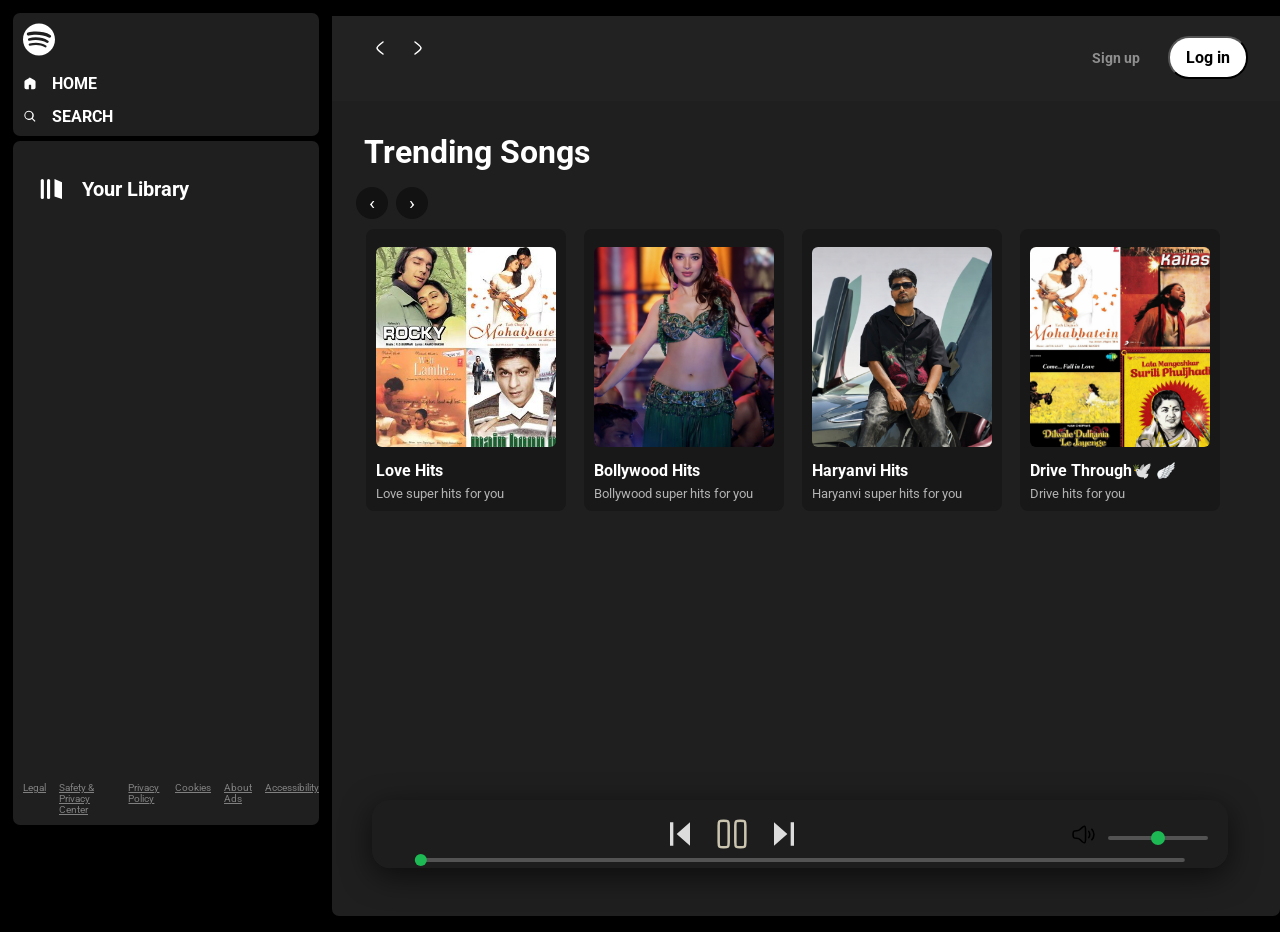
<file: index.html>
<!doctype html>
<html lang="en">

<head>
  <link rel="icon" href="https://open.spotifycdn.com/cdn/images/favicon32.b64ecc03.png" />

  <meta charset="UTF-8" />
  <meta name="viewport" content="width=device-width, initial-scale=1.0" />
  <title>Spotify Clone</title>

  <link rel="stylesheet" href="style.css" />
  <link rel="stylesheet" href="utility.css" />
</head>

<body>
  <div class="container flex bg-black">
    <div class="left">
      <div class="cross">
        <img widht="30" src="cross.svg" alt="">
      </div>
      <div class="home bg-grey rounded m-1 p-1">
        <div class="logo">
          <img class="invert" src="logo.svg" alt="logo" />
        </div>
        <ul>
          <li><img class="invert" src="home.svg" alt="home" />HOME</li>
          <li><img class="invert" src="search.svg" alt="search" />SEARCH</li>
        </ul>
      </div>

      <div class="library bg-grey rounded m-1 p-1">
        <div class="heading">
          <img src="playlist.svg" alt="playlist" />
          <h2>Your Library</h2>
        </div>
        <div class="songList">

          <ul>

          </ul>
        </div>

        <div class="footer">
          <div>
            <a href="https://www.spotify.com/in-en/legal/">Legal</a>
          </div>

          <div>
            <a href="https://www.spotify.com/in-en/safetyandprivacy/">
              Safety & Privacy Center
            </a>
          </div>

          <div>
            <a href="https://www.spotify.com/in-en/legal/privacy-policy/">
              Privacy Policy
            </a>
          </div>

          <div>
            <a href="https://www.spotify.com/in-en/legal/cookies-policy/">
              Cookies
            </a>
          </div>

          <div>
            <a href="https://www.spotify.com/in-en/legal/privacy-policy/#s3">
              About Ads
            </a>
          </div>

          <div>
            <a href="https://www.spotify.com/in-en/accessibility/">
              Accessibility
            </a>
          </div>
        </div>
      </div>
    </div>

    <div class="right bg-grey rounded">
      <div class="header">
        <div class="nav">
          <div class="hamburgericon">
            <img class="hamburger" width="30" src="hamburger.svg" alt="">
            <svg xmlns="http://www.w3.org/2000/svg" viewBox="0 0 24 24" width="24" height="24" color="currentColor"
              fill="none" stroke="currentColor" stroke-width="1.5" stroke-linecap="round" stroke-linejoin="round">
              <path d="M15 6C15 6 9.00001 10.4189 9 12C8.99999 13.5812 15 18 15 18" />
            </svg>

            <svg xmlns="http://www.w3.org/2000/svg" viewBox="0 0 24 24" width="24" height="24" color="currentColor"
              fill="none" stroke="currentColor" stroke-width="1.5" stroke-linecap="round" stroke-linejoin="round">
              <path d="M9.00005 6C9.00005 6 15 10.4189 15 12C15 13.5812 9 18 9 18" />
            </svg>
          </div>
        </div>

        <div class="buttons">
          <button class="signupbtn">Sign up</button>
          <button class="loginbtn">Log in</button>
        </div>
      </div>

      <div class="TrendingSongs">
        <h1>Trending Songs</h1>
        <div style="margin-bottom:10px">


          <div class="scrollBtns">
            <button onclick="scrollCardsLeft()">‹</button>
            <button onclick="scrollCardsRight()">›</button>
          </div>

          <div class="cardContainer">

            <!-- CARD 1  -->
            <div data-folder="LoveHits" class="card">

              <div class="play">
                <svg xmlns="http://www.w3.org/2000/svg" viewBox="0 0 24 24" width="30" height="30" fill="black">
                  <path
                    d="M18.8906 12.846C18.5371 14.189 16.8667 15.138 13.5257 17.0361C10.296 18.8709 8.6812 19.7884 7.37983 19.4196C6.8418 19.2671 6.35159 18.9776 5.95624 18.5787C5 17.6139 5 15.7426 5 12C5 8.2574 5 6.3861 5.95624 5.42132C6.35159 5.02245 6.8418 4.73288 7.37983 4.58042C8.6812 4.21165 10.296 5.12907 13.5257 6.96393C16.8667 8.86197 18.5371 9.811 18.8906 11.154C19.0365 11.7084 19.0365 12.2916 18.8906 12.846Z" />
                </svg>
              </div>

              <img src="img/love.jpeg" alt="Love Hits">
              <h2>Love Hits</h2>
              <p>Love super hits for you</p>

            </div>

            <!-- CARD 2  -->
            <div data-folder="BollywoodHits" class="card">

              <div class="play">
                <svg xmlns="http://www.w3.org/2000/svg" viewBox="0 0 24 24" width="30" height="30" fill="black">
                  <path
                    d="M18.8906 12.846C18.5371 14.189 16.8667 15.138 13.5257 17.0361C10.296 18.8709 8.6812 19.7884 7.37983 19.4196C6.8418 19.2671 6.35159 18.9776 5.95624 18.5787C5 17.6139 5 15.7426 5 12C5 8.2574 5 6.3861 5.95624 5.42132C6.35159 5.02245 6.8418 4.73288 7.37983 4.58042C8.6812 4.21165 10.296 5.12907 13.5257 6.96393C16.8667 8.86197 18.5371 9.811 18.8906 11.154C19.0365 11.7084 19.0365 12.2916 18.8906 12.846Z" />
                </svg>
              </div>

              <img src="img/bollywood.png" alt="Bollywood Hits">
              <h2>Bollywood Hits</h2>
              <p>Bollywood super hits for you</p>

            </div>

            <!-- CARD 3  -->
            <div class="card" data-folder="HaryanviHits">
              <img src="img/haryana.png" alt="Haryanvi Hits">

              <div class="play">
                <svg xmlns="http://www.w3.org/2000/svg" viewBox="0 0 24 24" width="24" height="24" color="#000000"
                  fill="none">
                  <path
                    d="M18.8906 12.846C18.5371 14.189 16.8667 15.138 13.5257 17.0361C10.296 18.8709 8.6812 19.7884 7.37983 19.4196C6.8418 19.2671 6.35159 18.9776 5.95624 18.5787C5 17.6139 5 15.7426 5 12C5 8.2574 5 6.3861 5.95624 5.42129C6.35159 5.02235 6.8418 4.73285 7.37983 4.58042C8.6812 4.21165 10.296 5.12907 13.5257 6.96393C16.8667 8.86197 18.5371 9.81099 18.8906 11.154C19.0365 11.7084 19.0365 12.2916 18.8906 12.846Z"
                    stroke="currentColor" fill="#000" stroke-width="1.5" stroke-linejoin="round" />
                </svg>
              </div>

              <h2>Haryanvi Hits</h2>
              <p>Haryanvi super hits for you</p>
            </div>

            <!-- CARD 4  -->
            <div class="card" data-folder="DriveThrough">
              <img src="img/drive.png" alt="Drive Through">

              <div class="play">
                <svg xmlns="http://www.w3.org/2000/svg" viewBox="0 0 24 24" width="24" height="24" color="#000000"
                  fill="none">
                  <path
                    d="M18.8906 12.846C18.5371 14.189 16.8667 15.138 13.5257 17.0361C10.296 18.8709 8.6812 19.7884 7.37983 19.4196C6.8418 19.2671 6.35159 18.9776 5.95624 18.5787C5 17.6139 5 15.7426 5 12C5 8.2574 5 6.3861 5.95624 5.42129C6.35159 5.02235 6.8418 4.73285 7.37983 4.58042C8.6812 4.21165 10.296 5.12907 13.5257 6.96393C16.8667 8.86197 18.5371 9.81099 18.8906 11.154C19.0365 11.7084 19.0365 12.2916 18.8906 12.846Z"
                    stroke="currentColor" fill="#000" stroke-width="1.5" stroke-linejoin="round" />
                </svg>
              </div>

              <h2>Drive Through🕊️ 🪽</h2>
              <p>Drive hits for you</p>
            </div>
            <div class="playbar">
              <div class="playbarInner">

                <div class="abovebar">
                  <div class="songinfo"></div>

                  <div class="songbtn">
                    <img width="40" id="previous" src="previous.svg">
                    <img width="40" id="play" src="pause.svg">
                    <img width="40" id="forward" src="forward.svg">
                  </div>

                  <div class="timevol">

                    <div class="songtime"></div>

                    <div class="volume">
                      <img width="25" src="volume.svg" alt="">
                      <div class="range">
                        <input type="range" name="volume" id="">
                      </div>
                    </div>
                  </div>

                </div>

                <div class="seekbar">
                  <div class="circle"></div>
                </div>
              </div>
            </div>


          </div>
        </div>
      </div>
      <script src="arrows.js"></script>
      <script src="script.js"></script>
</body>

</html>
</file>
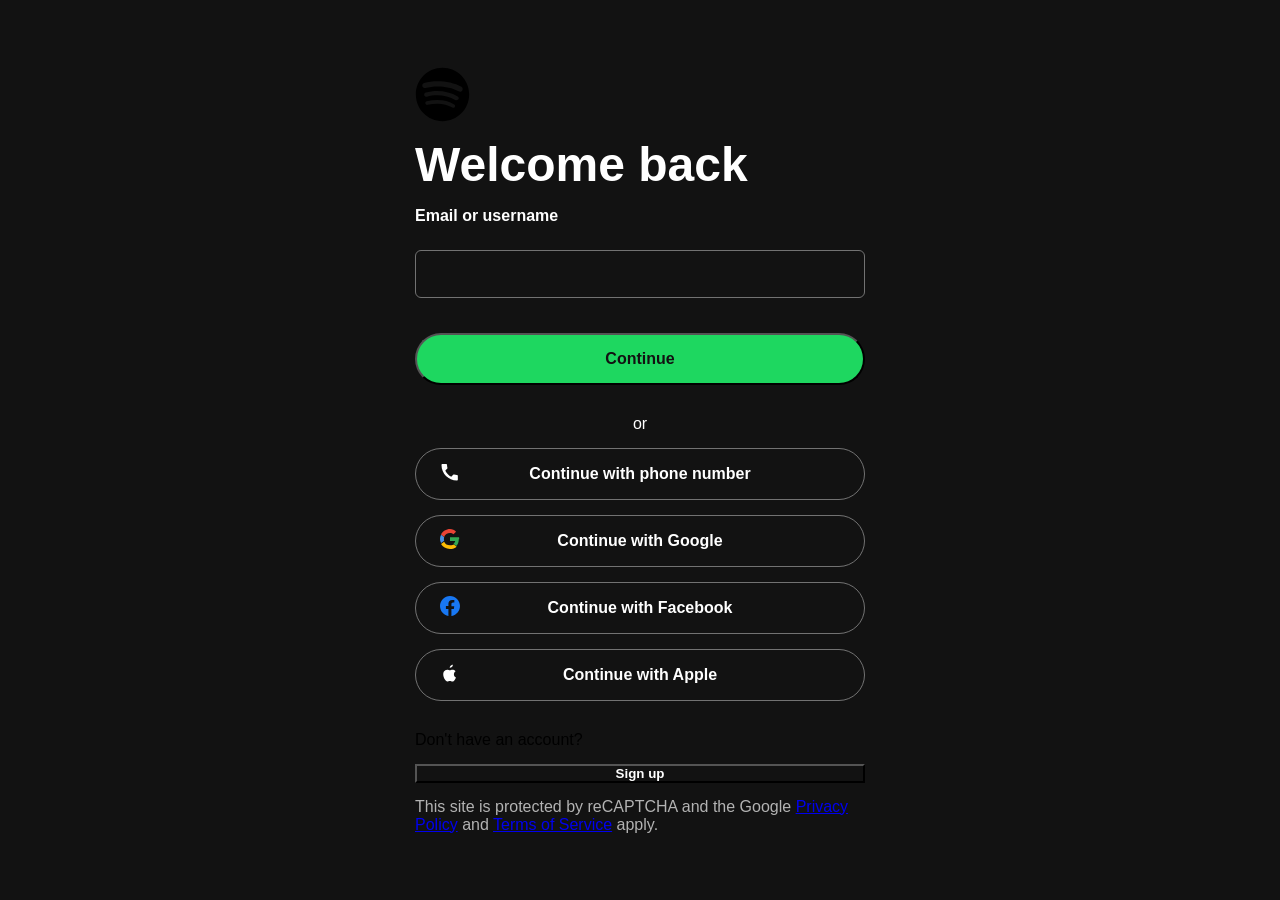
<file: login.html>
<!DOCTYPE html>
<html lang="en">

<head>
    <meta charset="UTF-8">
    <meta name="viewport" content="width=device-width, initial-scale=1.0">
    <title>Spotify</title>
    <link rel="stylesheet" href="login.css">
</head>

<body>
    <div class="container">
        
            <img class="logo" src="logo.svg" alt="">

        <h1>Welcome back</h1>
        <label>Email or username</label>
        <input type="text">
        <button class="continueBtn">Continue</button>
        <div class="or">or</div>
        <div class="social-buttons">

            <button class="social-btn">
                <span class="icon">
                    <svg width="20" height="20" fill="white" viewBox="0 0 24 24">
                        <path
                            d="M6.6 10.8c1.5 3 3.9 5.4 6.9 6.9l2.3-2.3c.3-.3.8-.4 1.2-.3 1 .3 2.1.5 3.2.5.7 0 1.2.5 1.2 1.2V21c0 .7-.5 1.2-1.2 1.2C10.1 22.2 1.8 13.9 1.8 3.6 1.8 2.9 2.3 2.4 3 2.4h4.2c.7 0 1.2.5 1.2 1.2 0 1.1.2 2.2.5 3.2.1.4 0 .9-.3 1.2l-2 2z" />
                    </svg>
                </span>
                Continue with phone number
            </button>

            <button class="social-btn">
                <span class="icon">
                    <svg width="20" height="20" viewBox="0 0 48 48">
                        <path fill="#EA4335"
                            d="M24 9.5c3.2 0 6.1 1.1 8.3 3.2l6.2-6.2C34.9 2.5 29.8 0 24 0 14.6 0 6.4 5.4 2.5 13.3l7.4 5.7C12.1 13 17.6 9.5 24 9.5z" />
                        <path fill="#34A853"
                            d="M46.1 24.5c0-1.5-.1-3-.4-4.5H24v9h12.5c-.5 2.7-2 5-4.2 6.5l6.6 5.1c3.9-3.6 6.2-8.9 6.2-16.1z" />
                        <path fill="#4A90E2"
                            d="M10 28c-1-2.7-1-5.7 0-8.4l-7.4-5.7C.8 17.3 0 20.6 0 24c0 3.4.8 6.7 2.6 9.6L10 28z" />
                        <path fill="#FBBC05"
                            d="M24 48c6.5 0 11.9-2.1 15.9-5.7l-6.6-5.1c-1.8 1.2-4.2 2-9.3 2-6.4 0-11.9-3.5-14-8.7l-7.4 5.7C6.4 42.6 14.6 48 24 48z" />
                    </svg>
                </span>
                Continue with Google
            </button>

            <button class="social-btn">
                <span class="icon">
                    <svg width="20" height="20" viewBox="0 0 24 24" fill="#1877F2">
                        <path
                            d="M24 12.1C24 5.4 18.6 0 12 0S0 5.4 0 12.1c0 6 4.4 11 10.1 11.9v-8.4H7.1v-3.5h3V9.4c0-3 1.8-4.7 4.5-4.7 1.3 0 2.6.2 2.6.2v2.9h-1.5c-1.5 0-2 1-2 2v2.4h3.4l-.5 3.5h-2.9v8.4C19.6 23.1 24 18.1 24 12.1z" />
                    </svg>
                </span>
                Continue with Facebook
            </button>

            <button class="social-btn">
                <span class="icon">
                    <svg width="20" height="20" viewBox="0 0 24 24" fill="white">
                        <path
                            d="M16.7 13.3c0-2.3 1.9-3.4 2-3.5-1.1-1.6-2.8-1.8-3.4-1.8-1.4-.1-2.8.8-3.5.8-.7 0-1.9-.8-3.2-.8-1.6 0-3.1.9-3.9 2.3-1.7 2.9-.4 7.3 1.2 9.6.8 1.1 1.7 2.3 2.9 2.3 1.1 0 1.6-.7 3-.7s1.9.7 3.1.7c1.3 0 2.1-1.1 2.9-2.2.9-1.3 1.3-2.5 1.3-2.6-.1 0-2.4-.9-2.4-3.6zM14.5 4.6c.6-.7 1-1.7.9-2.6-.9 0-2 .6-2.7 1.3-.6.6-1.1 1.6-1 2.5 1 .1 2-.5 2.8-1.2z" />
                    </svg>
                </span>
                Continue with Apple
            </button>
        </div>

        <div>
            <p>Don't have an account?</p>
        </div>

        <button class="SignBtn">Sign up</button>

        <div class="extra">
            <p class="e-91185-text encore-text-marginal encore-internal-color-text-subdued" data-encore-id="text">This
                site is protected by reCAPTCHA and the Google <a href="https://policies.google.com/privacy"
                    class="e-91185-text-link e-91185-baseline e-91185-overflow-wrap-anywhere e-91185-text-link--colors e-91185-text-link--use-focus"
                    data-encore-id="textLink" rel="noopener noreferrer" target="_blank">Privacy Policy</a> and <a
                    href="https://policies.google.com/terms"
                    class="e-91185-text-link e-91185-baseline e-91185-overflow-wrap-anywhere e-91185-text-link--colors e-91185-text-link--use-focus"
                    data-encore-id="textLink" rel="noopener noreferrer" target="_blank">Terms of Service</a> apply.</p>
        </div>
    </div>
</body>

</html>
</file>
<file: style.css>
@import url("https://fonts.googleapis.com/css2?family=Roboto:ital,wght@0,100..900;1,100..900&display=swap");

:root{
   --a:0
}


* {
  scrollbar-width: none;
}

*::-webkit-scrollbar {
  display: none;
}

* {
   margin: 0px;
   padding: 0px;
   font-family: "Roboto", sans-serif;
}

body {
   background-color: #121212;
   color: white;
}
.logo img {
   width: 32px;
}

.left {
   width: 25vw;
   padding: 8px;
}

.right {
   width: 75vw;
   margin: 16px 0;
   position: relative;
}

.home {
   padding: 10px;
}

.home ul li {
   width: 14px;
   gap: 15px;
   display: flex;
   list-style: none;
   padding-top: 14px;
   font-weight: bold;
}

.invert {
   filter: invert(1);
}

.heading {
   width: 100%;
   gap: 15px;
   display: flex;
   padding-top: 14px;
   padding: 23px 14px;
   font-weight: bold;
   align-items: center;
   font-size: 13px;
}

.TrendingSongs{
   padding: 16px;
}

.TrendingSongs h1{
   padding: 16px;
}

.heading img {
   width: 30px;
}

.library {
   min-height: 71vh;
   position: relative;
}

.footer {
   display: flex;
   gap: 13px;
   font-size: 10px;
   position: absolute;
   bottom: 0;
   padding: 10px 0;
}

.footer a {
   color: grey;
}

.header {
   display: flex;
   justify-content: space-between;
   background-color: rgb(34, 34, 34);
   height: 85px;
   padding-left: 16px;
}

.header>* {
   padding: 20px;
}

.cardContainer {
   display: flex;
   gap: 18px;
   overflow-x: auto;
   scroll-behavior: smooth;
   padding-bottom: 20px;
   padding-left: 18px;
}

.cardContainer::-webkit-scrollbar {
   display: none;
}

.card {
   width: 180px;
   padding: 10px;
   border-radius: 8px;
   background-color: #181818;
   position: relative;
   width: 180px;
   flex-shrink: 0;
   transition: all 1.5s;
}

.card:hover{
   background-color: black;
   cursor: pointer;
}

.card img {
   width: 100%;
   height: 200px;
   object-fit: cover;
   border-radius: 6px;
}

.card h2 {
   font-size: 16px;
   margin-top: 10px;
   margin-bottom: 6px;
}

.card p {
   font-size: 13px;
   color: #b3b3b3;
   margin: 0;
}

.card>* {
   margin-top: 8px;
}

.play {
   width: 48px;
   height: 48px;
   background: #1fdf64;
   border-radius: 50%;
   display: flex;
   align-items: center;
   justify-content: center;
   padding: 6px;
   box-sizing: border-box;
   position: absolute;
   top: 155px;
   right: 15px;
   opacity: var(--a);
   transform: translateY(10px);
   transition: all 0.3s ease;
}

.card:hover .play {
   opacity: 1;
   transform: translateY(0);
   --a:1
}

.scrollBtns {
   display: flex;
   gap: 8px;
   margin-bottom: 10px;
   padding-left: 8px;
}

.scrollBtns button {
   background: #121212;
   border: none;
   color: white;
   width: 32px;
   height: 32px;
   border-radius: 50%;
   cursor: pointer;
   font-size: 20px;
   justify-content: center;
}

.scrollBtns button:hover {
   background: #2a2a2a;
}

.buttons>* {
   margin: 0 12px;
}

.signupbtn {
   background-color: rgb(34, 34, 34);
   color: #8f8f8f;
   font-weight: bold;
   border: none;
   outline: none;
   cursor: pointer;
   font-size: 14px;
   text-align: center;
}

.signupbtn:hover {
   font-size: 15px;
   color: #ffffff;
}

.loginbtn {
   background-color: white;
   color: black;
   border-radius: 21px;
   padding: 10px;
   font-weight: bold;
   width: 80px;
   cursor: pointer;
   text-align: center;
   font-size: 16px;
   transition:
      transform 0.2s ease,
      box-shadow 0.2s ease;
}

.loginbtn:hover {
   font-weight: bolder;
   padding: 12px;
   font-size: 17px;
   transform: scale(1.06);
   box-shadow: 0 8px 20px rgba(0, 0, 0, 0.3);
}

.playbar {
  position: fixed;
  bottom: 20px;

  /* Start after left sidebar */
  left: 25vw;

  /* Same width as right column */
  width: 75vw;

  display: flex;
  justify-content: center;
  align-items: center;

  padding: 12px 0;
}

.playbarInner {
  width: 85%;
  max-width: 950px;
  background: rgba(30, 30, 30, 0.85);
  backdrop-filter: blur(15px);
  border-radius: 18px;
  padding: 14px 20px;
  position: relative;
  box-shadow: 0 8px 30px rgba(0, 0, 0, 0.6);
}

.songbtn {
   justify-content: center;
   gap: 12px;
   display: flex;
}

.songbtn img {
   cursor: pointer;
}

.songbtn img {
  filter: invert(1);
  opacity: 0.85;
  transition: 0.2s ease;
}

.songbtn img:hover {
  opacity: 1;
  transform: scale(1.15);
}

.hamburger {
   display: none;
   cursor: pointer;
}

.hamburgericon {
   justify-content: center;
   align-items: center;
   gap: 14px;
   display: flex;
}

.songList {
   height: 544px;
   overflow: auto;
   margin-bottom: 44px;
}

.songList ul {
   padding: 0 10px;
}

.songList ul li {
  list-style: none;
  display: flex;
  justify-content: space-between;
  align-items: center;
  padding: 12px;
  border: 1px solid #333;
  margin: 10px 0;
  border-radius: 8px;
}

.songLeft {
  display: flex;
  align-items: center;
  gap: 10px;
}

.songName {
  text-align: left;
}

.songRight {
  display: flex;
  align-items: center;
  gap: 6px;
}

.playnowText {
  font-size: 12px;
  color: #b3b3b3;
}

.songList ul li .info {
  flex: 1;
  text-align: left;
}

.playnow {
  display: flex;
  align-items: center;
  gap: 6px;
}

.playnow span {
   font-size: 10px;
   width: 100px;
   padding: 12px;
}

.seekbar {
  height: 4px;
  width: 90%;
  background-color: #535353;
  position: absolute;
  bottom: 6px;
  left: 50%;
  transform: translateX(-50%);
  border-radius: 10px;
}

.circle {
  width: 12px;
  height: 12px;
  border-radius: 50%;
  background-color: #1DB954;
  position: relative;
  bottom: 4px;
  left: 0%;
  transition: left 0.2s ease;
}

.abovebar {
   display: flex;
   justify-content: space-between;
}

.timevol{
   display: flex;
   justify-content: center;
   align-items: center;
}

.songinfo {
    width: 125px;
    text-align: left;
    color: rgb(255, 255, 255);
   font-weight: bold;
   font-size: 14px;
}

.songtime {
    width: 125px;
    text-align: right;
    color: rgb(0, 0, 0);
   font-weight: bold;
}

.cross {
   display: none;
}

.volume {
    display: flex;
    justify-content: center;
    align-items: center;
    gap: 12px;
    cursor: pointer; /* Makes it feel like a button */
}

.volume input[type="range"] {
  -webkit-appearance: none;
  height: 4px;
  width: 100px;
  background: #535353;
  border-radius: 10px;
  outline: none;
}

/* Green fill effect */
.volume input[type="range"]::-webkit-slider-thumb {
  -webkit-appearance: none;
  height: 14px;
  width: 14px;
  border-radius: 50%;
  background: #1DB954; /* Spotify Green */
  cursor: pointer;
  margin-top: -5px;
}

.volume input[type="range"]::-webkit-slider-runnable-track {
  height: 4px;
  border-radius: 10px;
}

@media (max-width: 1200px) {

   .left {
      position: fixed;
      top: 0;
      left: -130%;
      transition: all .3s ease;
      z-index: 10;
      width: 100vw;
      height: 100vh;
      background-color: black;
   }

   .left .cross {
      position: absolute;
      right: 20px;
      top: 20px;
      width: 28px;
      cursor: pointer;
   }

   .timevol{
      display: flex;
      justify-content: space-evenly;
      align-items: center;
      flex-direction: column;
      gap: 13px;
   }

   .right {
      width: 100vw;
      margin-left: 0;
   }

    .playbar {
    left: 0;
    width: 100vw;
  }

  .playbarInner {
    width: 95%;
  }

   .hamburger {
      display: block;
   }

   .cross {
      display: block;
   }

   @media (max-width: 768px) {
  .playbar {
    width: 94vw;
    left: 3vw;
    padding: 10px;
  }

  .abovebar {
    flex-direction: column;
    gap: 10px;
    align-items: center;
  }

  .songinfo,
  .songtime {
    width: auto;
    text-align: center;
  }

  .timevol {
    flex-direction: column;
    gap: 8px;
  }
}

}

@media (max-width: 500px) {
  .card {
    width: 150px;
  }

  .card img {
    height: 160px;
  }

  .card h2 {
    font-size: 14px;
  }

  .card p {
    font-size: 11px;
  }
}

.songList {
  overflow-y: auto;
  scroll-behavior: smooth;
}

.right {
  min-height: 100vh;
  background-color: #121212;
}

.TrendingSongs {
  padding-bottom: 120px;
}
</file>
<file: utility.css>
.border {
    border: 2px solid #e91e63;
    margin: 3px;
 }

 .flex {
    display: flex;
 }

 .justify-center {
    justify-content: center;
 }

 .items-center {
    align-items: center;
 }

 .bg-black {
    background-color: black;
    color: white;
 }

 .bg-grey {
    background-color: #1f1f1f;
 }

 .rounded {
    border-radius: 7px;
 }

 .m-1 {
    margin: 5px;
 }

 .p-1 {
    padding: 10px;
 }
</file>
<file: login.css>
* {
    margin: 0;
    padding: 0;
    box-sizing: border-box;
    font-family: SpotifyMixUI, CircularSp-Arab, CircularSp-Hebr, CircularSp-Cyrl, CircularSp-Grek, CircularSp-Deva, var(--fallback-fonts, sans-serif);;
}

body {
    background-color: #121212;
    margin: 0;
    height: 100vh;
    display: flex;
    justify-content: center;   
    align-items: center;      
}

.container {
    width: 450px;
    display: flex;
    flex-direction: column;
    gap: 15px;
}

.logo {
    height: 55px;
    width: 55px;
}

label{
    display: inline-block;
    color: #fff;
    font-weight: 700;
}

h1 {
    color: white;
    font-size: 48px;
    font-weight: 800;
    box-sizing: border-box;
    margin-block: 0;
}

.or{
    color: white;
    font-weight: 400;
    justify-content: center;
    align-items: center;
    display: flex;
}
.social-buttons {
    display: flex;
    flex-direction: column;
}

.social-btn {
    width: 100%;
    height: 52px;
    border: 1px solid #727272;
    border-radius: 50px;
    background: transparent;
    color: white;
    font-size: 16px;
    font-weight: 700;
    display: flex;
    align-items: center;
    justify-content: center;
    position: relative;
    margin-bottom: 15px;
    cursor: pointer;
    transition: 0.2s ease;
}

input {
    width: 100%;
    height: 48px;
    padding: 10px;
    border-radius: 6px;
    border: 1px solid #727272;
    background: #121212;
    color: white;
    margin: 10px 0 20px 0;
}

.social-btn:hover {
    border: 1px solid white;
}

.icon {
    position: absolute;
    left: 24px;
}

.continueBtn {
    background-color: #1ed760;
    border-radius: 50px;
    color: #121212;
    width: 100%;
    height: 52px;
    font-size: 16px;
    font-weight: 700;
    display: flex;
    align-items: center;
    justify-content: center;
    position: relative;
    margin-bottom: 15px;
    cursor: pointer;
    transition: 0.2s ease;
}

.continueBtn {
    cursor: pointer;
}

.extra {
    color: #b3b3b3;
}

.SignBtn{
    font-weight: 700;
    align-items: center;
    background-color: initial;
    color: white;
    display: inline-flex;
    justify-content: center;
    min-inline-size: 0;
    position: relative;
    transition-property: color, transform;
}
</file>
